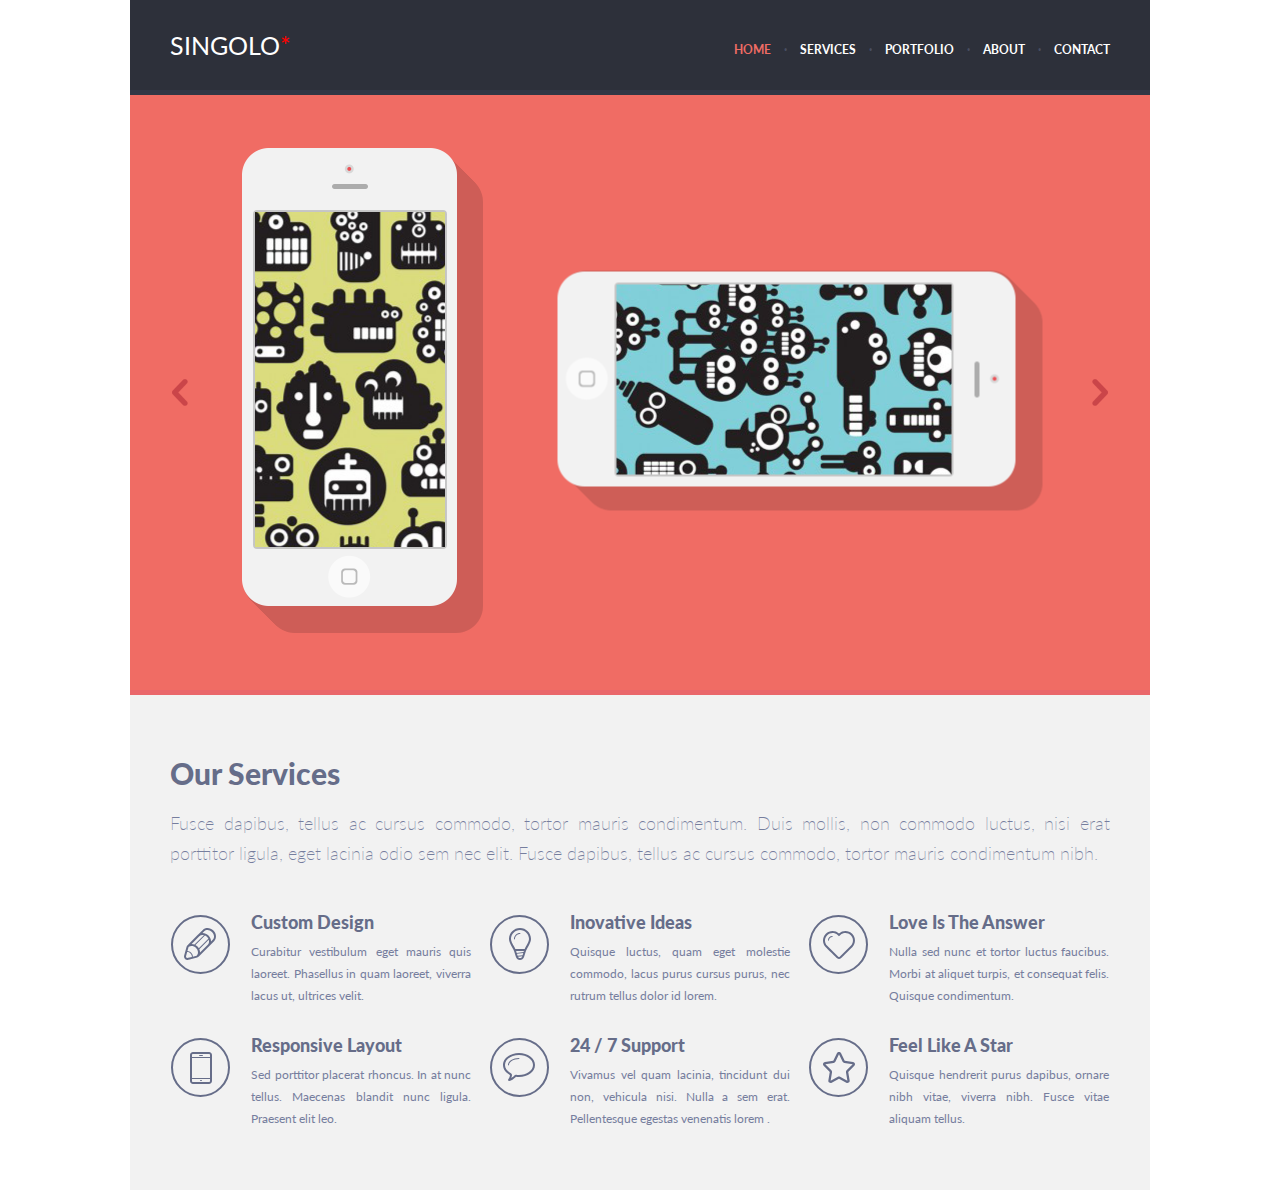
<file: singolo1.html>
<!DOCTYPE html>
<html lang="en">

<head>
    <meta charset="UTF-8">
    <meta name="viewport" content="width=device-width, initial-scale=1.0">
    <title>Singolo</title>
    <!-- <link rel="stylesheet" href="https://cdnjs.cloudflare.com/ajax/libs/normalize/8.0.1/normalize.min.css"> -->
    <link rel="stylesheet" href="singolo1.css">
</head>

<body>
    <div class="wrapper">
        <header class="header">
            <!-- <div class="wrapper"> -->
            <div class="header__logo">
                <h1><a href="#">Singolo<span class="header__logo-asterisk">*</span></a></h1>
            </div>
            <nav class="header__navigation">
                <ul class="header__navigation__navigation">
                    <li><a href = "#" class = "active">Home</a></li>
                    <li><a href = "#">Services</a></li>
                    <li><a href = "#">Portfolio</a></li>
                    <li><a href = "#">About</a></li>
                    <li><a href = "#">Contact</a></li>
                </ul>
            </nav>
            <!-- </div> -->
        </header>
        <main class="main">
            <!-- <div class="wrapper"> -->
            <section class="slider">
                <div class="slider__left"></div>
                <div class="slider__slide">
                    <div class="slide__phones">
                        <div class="slide__phones__left">
                            <img src="/assets/images/phone_base.png" alt="" class="phone-one">
                            <img src="/assets/images/phone_shadow.png" alt="" class="shadow">
                        
                        </div>
                        <div class="slide__phones__right">
                            <img src="/assets/images/phone_base.png" alt="" class="phone-two">
                            <img src="/assets/images/phone_shadow.png" alt="" class="shadow">
                        </div>
                    </div>
                </div>
                <div class="slider__right"></div>
            </section>
            <section class="services">
                <h2>Our Services</h2>
                <p>Fusce dapibus, tellus ac cursus commodo, tortor mauris condimentum. Duis mollis, non commodo luctus,
                    nisi erat porttitor ligula,
                    eget lacinia odio sem nec elit. Fusce dapibus, tellus ac cursus commodo, tortor mauris condimentum
                    nibh.</p>
                <div class="services__bullets">
                    <div class="service__bullet">
                        <div class="bullet__image bullet__image-pen">
                            <!-- <img src="/assets/images/icons/pen.svg" alt="Custom Design"> -->
                        </div>
                        <div class="bullet__text">
                            <h3>Custom Design</h3>
                            <p class="bullet__text">Curabitur vestibulum eget mauris quis laoreet. Phasellus in quam
                                laoreet, viverra lacus ut, ultrices velit.</p>
                        </div>
                    </div>
                    <div class="service__bullet">
                        <div class="bullet__image bullet__image-bulb">
                            <!-- <img src="/assets/images/icons/bulb.svg" alt="Inovative Ideas"> -->
                        </div>
                        <div class="bullet__text">
                            <h3>Inovative Ideas</h3>
                            <p class="bullet__text">Quisque luctus, quam eget molestie commodo, lacus purus cursus
                                purus, nec rutrum tellus dolor id lorem.</p>
                        </div>
                    </div>
                    <div class="service__bullet">
                        <div class="bullet__image bullet__image-heart">
                            <!-- <img src="/assets/images/icons/heart.svg" alt="Love Is The Answer"> -->
                        </div>
                        <div class="bullet__text">
                            <h3>Love Is The Answer</h3>
                            <p class="bullet__text">Nulla sed nunc et tortor luctus faucibus. Morbi at aliquet turpis,
                                et consequat felis. Quisque condimentum.</p>
                        </div>
                    </div>
                    <div class="service__bullet">
                        <div class="bullet__image bullet__image-phone">
                            <!-- <img src="/assets/images/icons/heart.svg" alt="Love Is The Answer"> -->
                        </div>
                        <div class="bullet__text">
                            <h3>Responsive Layout</h3>
                            <p class="bullet__text">Sed porttitor placerat rhoncus. In at nunc tellus. Maecenas blandit nunc ligula. Praesent elit leo.</p>
                        </div>
                    </div>
                    <div class="service__bullet">
                        <div class="bullet__image bullet__image-bubble">
                            <!-- <img src="/assets/images/icons/heart.svg" alt="Love Is The Answer"> -->
                        </div>
                        <div class="bullet__text">
                            <h3>24 / 7 Support</h3>
                            <p class="bullet__text">Vivamus vel quam lacinia, tincidunt dui non, vehicula nisi. Nulla a sem erat. Pellentesque egestas venenatis lorem .</p>
                        </div>
                    </div>
                    <div class="service__bullet">
                        <div class="bullet__image bullet__image-star">
                            <!-- <img src="/assets/images/icons/heart.svg" alt="Love Is The Answer"> -->
                        </div>
                        <div class="bullet__text">
                            <h3>Feel Like A Star</h3>
                            <p class="bullet__text">Quisque hendrerit purus dapibus, ornare nibh vitae, viverra nibh. Fusce vitae aliquam tellus.</p>
                        </div>
                    </div>
                </div>
            </section>

            <!-- </div>   -->
        </main>
    </div>
</body>

</html>
</file>
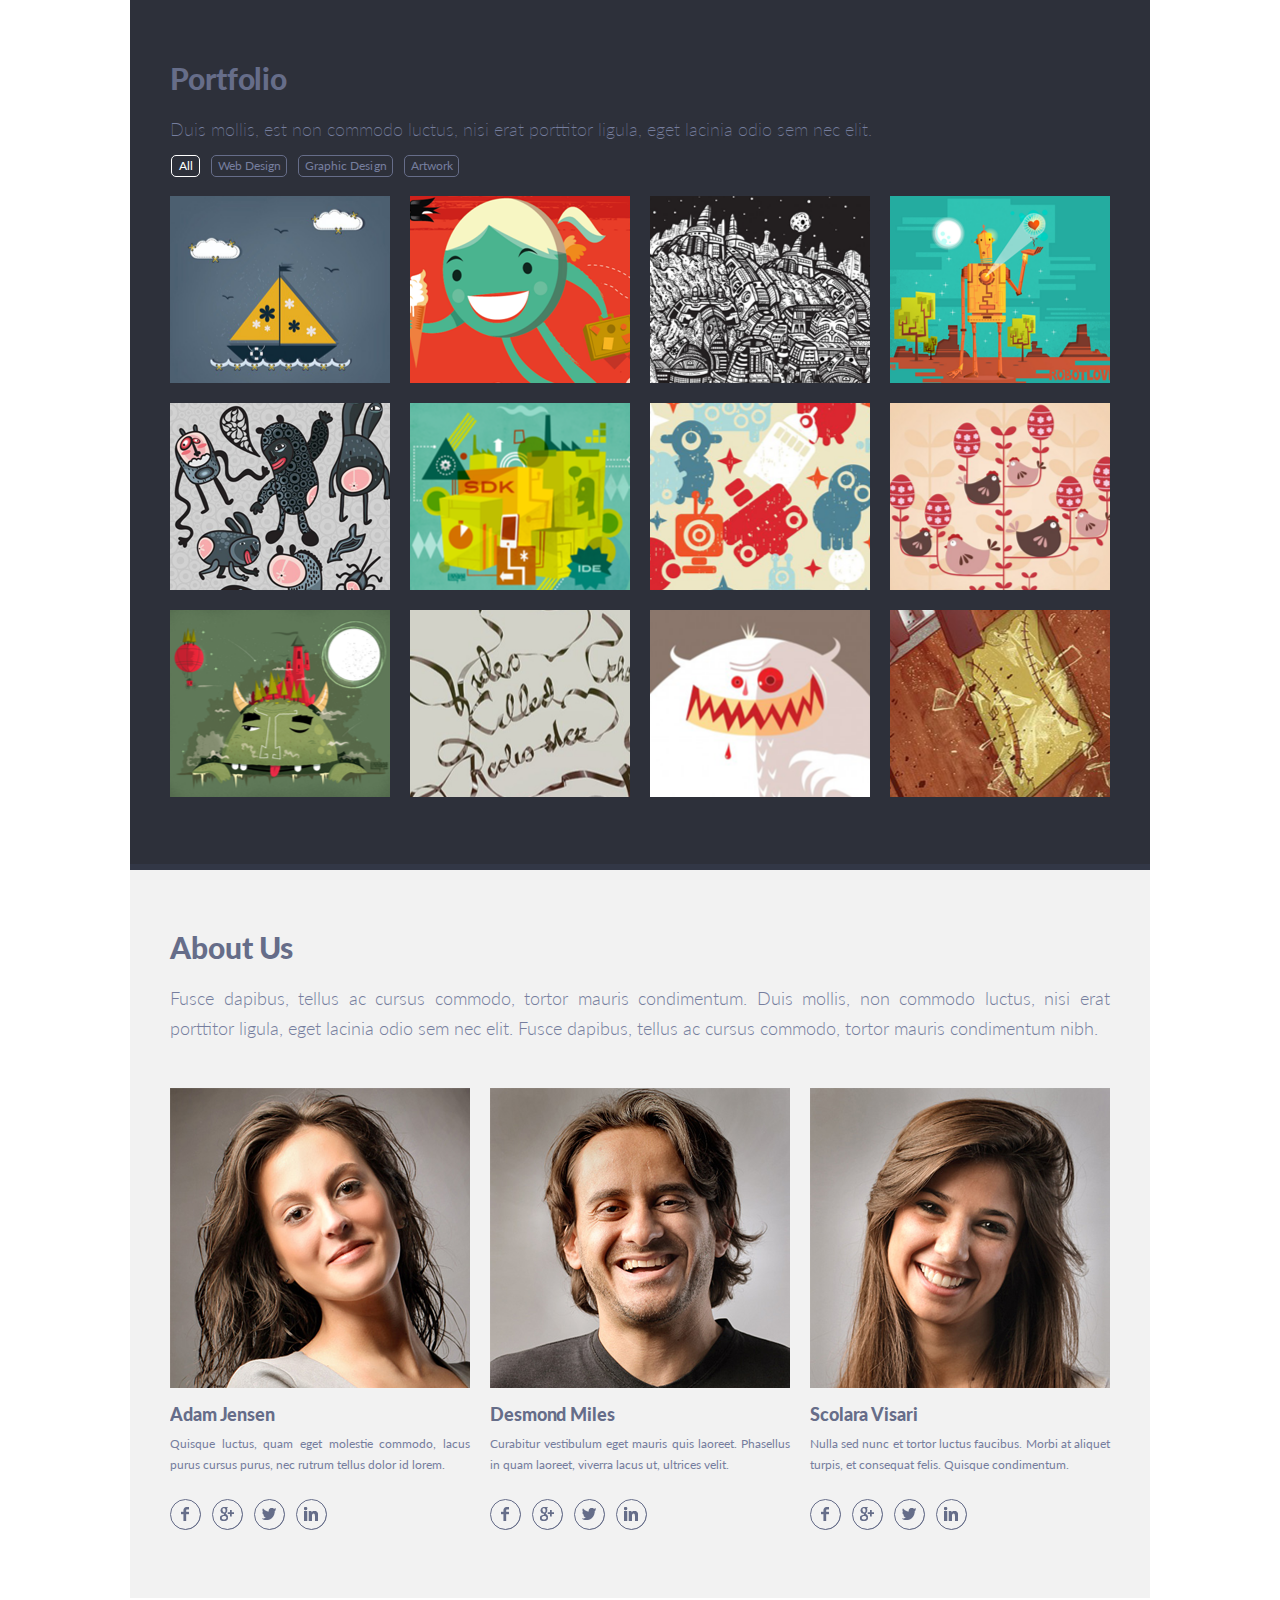
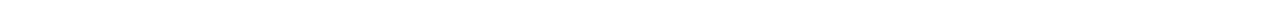
<file: singolo2.html>
<!DOCTYPE html>
<html lang="en">

<head>
    <meta charset="UTF-8">
    <meta name="viewport" content="width=device-width, initial-scale=1.0">
    <link rel="stylesheet" href="singolo2.css">
    <title>Singolo 2</title>
</head>

<body>
    <div class="wrapper">
        <main class="main">
            <section class="portfolio">
                <h2>Portfolio</h2>
                <p>Duis mollis, est non commodo luctus, nisi erat porttitor ligula, eget lacinia odio sem nec elit.</p>
                <div class="portfolio__tags">
                    <ul>
                        <li class="active">All</li>
                        <li>Web Design</li>
                        <li>Graphic Design</li>
                        <li>Artwork</li>
                    </ul>
                </div>
                <div class="projects">
                    <div class="projects__project project1"></div>
                    <div class="projects__project project2"></div>
                    <div class="projects__project project3"></div>
                    <div class="projects__project project4"></div>
                    <div class="projects__project project5"></div>
                    <div class="projects__project project6"></div>
                    <div class="projects__project project7"></div>
                    <div class="projects__project project8"></div>
                    <div class="projects__project project9"></div>
                    <div class="projects__project project10"></div>
                    <div class="projects__project project11"></div>
                    <div class="projects__project project12"></div>
                </div>
            </section>
            <section class="about_us">
                <h2>About Us</h2>
                <p>Fusce dapibus, tellus ac cursus commodo, tortor mauris condimentum. Duis mollis, non commodo luctus,
                    nisi erat porttitor ligula, eget lacinia odio sem nec elit. Fusce dapibus, tellus ac cursus commodo,
                    tortor mauris condimentum nibh.</p>
                <div class="about_us__designers">
                    <div class="designer">
                        <div class="designer___photo designer1"></div>
                        <div class="designer__name">
                            <h2>Adam Jensen</h2>
                        </div>
                        <div class="designer__description">
                            <p>Quisque luctus, quam eget molestie commodo, lacus purus cursus purus, nec rutrum tellus
                                dolor id lorem.</p>
                        </div>
                        <div class="designer__icons">
                            <span class="facebook"></span>
                            <span class="google"></span>
                            <span class="twitter"></span>
                            <span class="linked"></span>
                        </div>
                    </div>
                    <div class="designer">
                        <div class="designer___photo designer2"></div>

                        <div class="designer__name">
                            <h2>Desmond Miles</h2>
                        </div>
                        <div class="designer__description">
                            <p>Curabitur vestibulum eget mauris quis laoreet. Phasellus in quam laoreet, viverra lacus
                                ut, ultrices velit.</p>
                        </div>
                        <div class="designer__icons">
                            <span class="facebook"></span>
                            <span class="google"></span>
                            <span class="twitter"></span>
                            <span class="linked"></span>
                        </div>
                    </div>
                    <div class="designer">
                        <div class="designer___photo designer3"></div>

                        <div class="designer__name">
                            <h2>Scolara Visari</h2>
                        </div>
                        <div class="designer__description">
                            <p>Nulla sed nunc et tortor luctus faucibus. Morbi at aliquet turpis, et consequat felis.
                                Quisque condimentum.</p>
                        </div>
                        <div class="designer__icons">
                            <span class="facebook"></span>
                            <span class="google"></span>
                            <span class="twitter"></span>
                            <span class="linked"></span>
                        </div>
                    </div>
                </div>
            </section>
        </main>
    </div>
</body>

</html>
</file>
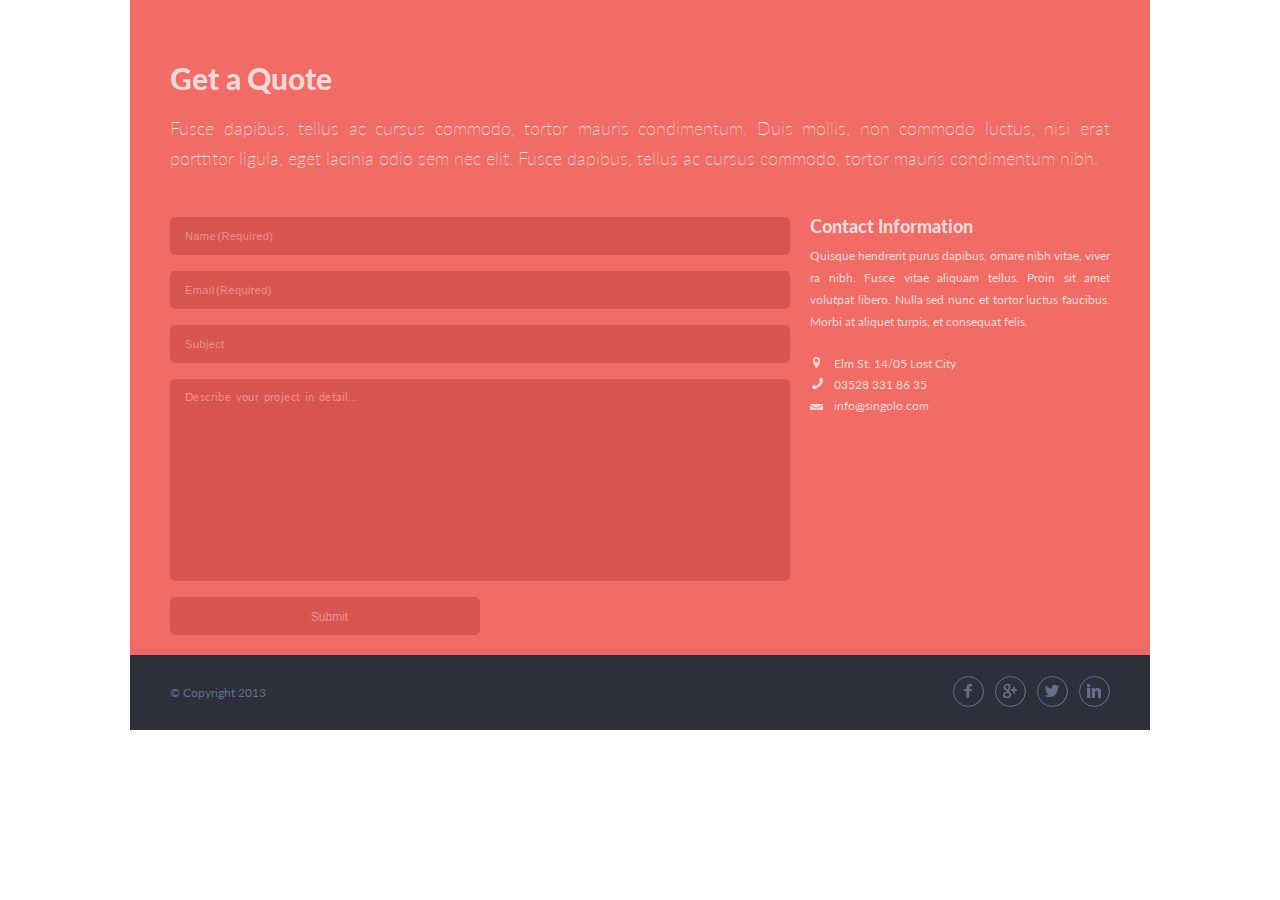
<file: singolo3.html>
<!DOCTYPE html>
<html lang="en">

<head>
    <meta charset="UTF-8">
    <meta name="viewport" content="width=device-width, initial-scale=1.0">
    <link rel="stylesheet" href="singolo3.css">
    <title>Singolo 3</title>
</head>

<body>
    <div class="wrapper">
        <main class="main">
            <section class="quote">
                <h2>Get a Quote</h2>
                <p>Fusce dapibus, tellus ac cursus commodo, tortor mauris condimentum. Duis mollis, non commodo luctus, nisi erat porttitor ligula, eget lacinia odio sem nec elit. Fusce dapibus, tellus ac cursus commodo, tortor mauris condimentum nibh.</p>
                <div class="quote__form">
                    <form action="" method = "POST" class="contact_form">
                        <input type="text" name="contact_form[name]" id="" placeholder="Name (Required)" required>
                        <input type="email" name="contact_form[email]" id="" placeholder="Email (Required)" required>
                        <input type="text" name="contact_form[subject]" id="" placeholder="Subject">
                        <textarea name="contact_form[details]" id="" placeholder="Describe your project in detail..."></textarea>
                        <input type="submit" value="Submit">

                    </form>
                    <div class="contact_information">
                        <h3>Contact Information</h3>
                        <p>Quisque hendrerit purus dapibus, ornare nibh vitae, viver ra nibh. Fusce vitae aliquam tellus. Proin sit amet volutpat libero. Nulla sed nunc et tortor luctus faucibus. Morbi at aliquet turpis, et consequat felis.</p>
                        <div class="contact_information__contacts">
                            <div class="contacts__address">
                                <i class = "icon icon-point"></i>
                                <span>Elm St. 14/05 Lost City</span>
                            </div>
                            <div class="contacts__address">
                                <a href="tel:+"><i class = "icon icon-phone"></i></a>
                                <span>03528 331 86 35</span>
                            </div>
                            <div class="contacts__address">
                                <a href="mailto:info@singolo.com"><i class = "icon icon-email"></i></a>
                                <span>info@singolo.com</span>
                            </div>
                        </div>
                    </div>
                </div>
            </section>
        </main>
        <footer class="footer">
            <div class="footer__copyright">© Copyright 2013</div>
            <div class="footer__icons">
                <span class="facebook"></span>
                <span class="google"></span>
                <span class="twitter"></span>
                <span class="linked"></span>
            </div>
        </footer>
    </div>
</body>
</html>
</file>
<file: singolo1.css>
@import url('https://fonts.googleapis.com/css?family=Lato:300,400,700,900&display=swap');

html, body{
    font-family: Lato, sans-serif;
    font-size: 10px;
    margin: 0;
    padding: 0;
}

.wrapper{
    width: 1020px;
    margin: 0 auto;
}

h1, h2, h3, ul{
    text-transform: uppercase;
    color: white;
    margin: 0;
    padding: 0;
}

.header{
    display: flex;
    justify-content: space-between;
    background-color: #2d303a;
    height: 95px;
    box-sizing: border-box;
    border-bottom: 5px solid #323746;
    padding-left: 40px;
    padding-right: 40px;
}

.header__logo h1{
    font-size: 2.5rem;
    font-weight: 400;
    line-height: 90px;
    /* letter-spacing: 0.01px; */
}
.header__logo a{
    text-decoration: none;
    color: white;
}

.header__logo 

.header__logo-asterisk{
    color: red;
}

.header__navigation__navigation li{
    display: inline-block;
    color: white;
    padding-top: 10px;
    font-size: 1.2rem;
    font-weight: 700;
    line-height: 80px;
    margin-left: 10px;
}

.header__navigation__navigation li a{
    text-decoration: none;
    color: white;
}

.header__navigation__navigation li a:hover{
    color: #f06c64;
    cursor: pointer;
}

.header__navigation__navigation li a.active{
    color: #f06c64;
    cursor: pointer;
}

.header__navigation__navigation li::before {
    margin-right: 13px;
    content: "·"; 
    color: #494e62;
}

.header__navigation__navigation li:first-child::before {
    content: ""; 
}

.slider{
    height: 600px;
    box-sizing: border-box;
    border-bottom: 5px solid #ea676b;
    background-color: #f06c64;
    padding-left: 40px;
    padding-right: 40px;
    display: flex;
}

.slider__left{
    width: 20px;
    background: url(/assets/images/icons/chev_left.svg) no-repeat 50% 50%;
}

.slider__right{
    width: 20px;
    background: url(/assets/images/icons/chev_right.svg) no-repeat 50% 50%;
}

.slider__left:hover{
    cursor: pointer;
    background: url(/assets/images/icons/chev_left_hover.svg) no-repeat 50% 50%;
}

.slider__right:hover{
    cursor: pointer;
    background: url(/assets/images/icons/chev_right_hover.svg) no-repeat 50% 50%;
}

.slider__slide{
    width: 900px;
    padding-top: 52px;
    padding-left: 50px;
    box-sizing: border-box;
}

/* .slide__phones{
    display: flex;
    justify-content: space-between;
} */

.slide__phones__left, .slide__phones__right{
    display: inline-block;
    position: relative;
    z-index: 10;
}

.phone-one, .phone-two{
    position: relative;
    z-index: 10;
}

.slide__phones__left .shadow{
    position: absolute;
    z-index: 2;
    top: 3px;
    left: 3px;
}

.slide__phones__left::before{
    position: absolute;
    top: 65px;
    left: 15px;
    content: '';
    z-index: 20;
    width: 190px;
    height: 335px;
    background: url(/assets/images/screen_yellow.png) no-repeat 3% 55%;
}

.slide__phones__right{
    transform: rotate(90deg);
    margin-left: 215px;
}

.slide__phones__right .shadow{
    position: absolute;
    transform: scaleX(-1);
    z-index: 2;
    top: -26px;
    left: 1px;
}

.slide__phones__right::before{
    position: absolute;
    top: 65px;
    left: 15px;
    content: '';
    z-index: 20;
    width: 190px;
    height: 335px;
    background: url(/assets/images/screen_blue.png) no-repeat 23% 65%;
}

.services{
    height: 500px;
    box-sizing: border-box;
    border-bottom: 5px solid #ffffff;
    background-color: #f2f2f2;
    padding-left: 40px;
    padding-right: 40px;

}

.services h2{
    font-size: 3rem;
    font-weight: 900;
    color: #666d89;
    text-transform: capitalize;
    padding-top: 60px;
}

.services p{
    margin-top: 17px;
    font-size: 1.8rem;
    color: #767e9e;
    font-weight: 250;
    line-height: 30px;
    text-align: justify;
}

.services__bullets{
    display: flex;
    flex-wrap: wrap;
    justify-content: space-between;
    margin-top: 47px;
    box-sizing: border-box;
}

.service__bullet{
    flex-basis: 32%;
    display: flex;
    margin-left: 1px;
    margin-bottom: 23px;
}

.bullet__text{
    width: 220px;
    margin-left: 21px;
    margin-top: -4px;
}
.bullet__text h3{
    font-size: 1.8rem;
    color: #666d89;
    font-weight: 900;
    text-transform: capitalize;
}

.bullet__text p{
    font-size: 1.2rem;
    margin: 8px 0;
    padding: 0;
    line-height: 22px;
    color: #767e9e;
    font-weight: 400;
}

.bullet__image, .bullet__text{
    display: inline-block;
}

.service__bullet .bullet__image{
    box-sizing: border-box;
    width: 59px;
    height: 59px;

    border: 2px solid #666d89;
    border-radius: 50%;
    position: relative;
    /* background-image: url(/assets/images/icons/bulb.png) no-repeat 50% 0; */
    /* background: url(/assets/images/icons/bulb.png) no-repeat 50% 50%; */

}

.service__bullet .bullet__image img{
    height: 32px;
    text-align: center;
}

.bullet__image-pen{
    background: url(/assets/images/icons/pen.svg) no-repeat 50% 50%;
}
.bullet__image-bulb{
    background: url(/assets/images/icons/bulb.svg) no-repeat 50% 50%;
}

.bullet__image-heart{
    background: url(/assets/images/icons/heart.svg) no-repeat 50% 50%;
}

.bullet__image-phone{
    background: url(/assets/images/icons/phone.svg) no-repeat 50% 50%;
}

.bullet__image-bubble{
    background: url(/assets/images/icons/bubble.svg) no-repeat 50% 50%;
}
.bullet__image-star{
    background: url(/assets/images/icons/star.svg) no-repeat 50% 50%;
}
</file>
<file: singolo2.css>
@import url('https://fonts.googleapis.com/css?family=Lato:300,400,700,900&display=swap');

html, body{
    font-family: Lato, sans-serif;
    font-size: 10px;
    margin: 0;
    padding: 0;
}

.wrapper{
    width: 1020px;
    margin: 0 auto;
}

h1, h2, h3, ul, p, ul, li, div{
    color: white;
    margin: 0;
    padding: 0;
}

.portfolio{
    padding: 60px 40px 47px 40px;
    background-color: #2d303a;
    box-sizing: border-box;
    border-bottom: 6px solid #323746;
}

.portfolio h2{
    font-size: 3rem;
    font-weight: 900;
    color: #666d89;
    text-transform: capitalize;
    letter-spacing: -0.01rem;
}

.portfolio p{
    margin-top: 22px;
    font-size: 1.8rem;
    color: #767e9e;
    font-weight: 250;
    text-align: justify;
}

.portfolio__tags{
    padding-top: 15px;
    padding-left: 1px;
}

.portfolio__tags ul{
    list-style-type: none;
}
.portfolio__tags ul li{
    color: #767e9e;
    font-size: 1.2rem;
    border-radius: 5px;
    border: 1px solid #666d89;
    line-height: 20px;
    display: inline-block;
    font-weight: 400;
    text-align: left;
    padding-left: 6px;
    padding-right: 5px;
    margin-right: 8px;
    box-sizing: border-box;
    letter-spacing: 0.02px;
}

.portfolio__tags ul li:hover{
    cursor: pointer;
    color: white;
    border: 1px solid white;
}

.portfolio__tags ul li.active{
    color: white;
    border: 1px solid white;
    padding-left: 7px;
    padding-right: 6px;
}

.projects{
    display: flex;
    flex-wrap: wrap;
    justify-content: space-between;
    padding-top: 19px;
    height: 621px;
    overflow: hidden;
}

.projects__project{
    width: 220px;
    height: 187px;
    margin-bottom: 20px;
}

.projects__project:hover{
    cursor: pointer;
}

.projects__project.project1{
    background: url(/assets/images/projects/project1.png) 45% 22% no-repeat;
}

.projects__project.project2{
    background: url(/assets/images/projects/project2.png) 57% 50% no-repeat;
}

.projects__project.project3{
    background: url(/assets/images/projects/project3.png) 36% 1% no-repeat;
}

.projects__project.project4{
    background: url(/assets/images/projects/project4.png) 57% 22% no-repeat;
}

.projects__project.project5{
    background: url(/assets/images/projects/project5.png) 46% 18% no-repeat;
}

.projects__project.project6{
    background: url(/assets/images/projects/project6.png) 41% 64% no-repeat;
}

.projects__project.project7{
    background: url(/assets/images/projects/project7.png) 20% 21% no-repeat;
}

.projects__project.project8{
    background: url(/assets/images/projects/project8.png) 41% 35% no-repeat;
}

.projects__project.project9{
    background: url(/assets/images/projects/project9.png) 57% 22% no-repeat;
}

.projects__project.project9{
    background: url(/assets/images/projects/project9.png) 46% 48% no-repeat;
}

.projects__project.project10{
    background: url(/assets/images/projects/project10.png) 56% 24% no-repeat;
}

.projects__project.project11{
    background: url(/assets/images/projects/project11.png) 73% 78% no-repeat;
}

.projects__project.project12{
    background: url(/assets/images/projects/project12.png) 48% 25% no-repeat;
}

.about_us{
    background-color: #f2f2f2;
    padding: 59px 40px 47px 40px;
    box-sizing: border-box;
    border-bottom: 6px solid #ffffff;
}

.about_us h2{
    font-size: 3rem;
    font-weight: 900;
    color: #666d89;
    text-transform: capitalize;
    letter-spacing: -0.01rem;
}

.about_us p{
    margin-top: 18px;
    font-size: 1.8rem;
    font-weight: 250;
    text-align: justify;
    line-height: 30px;
    color: #767e9e;
    font-weight: 300;
}

.about_us__designers{
    display: flex;
    flex-wrap: wrap;
    justify-content: space-between;
    padding-top: 45px;
}
.designer{
    width: 300px;
}

.designer___photo{
    width: 300px;
    height: 300px;
}

.designer___photo.designer1{
    background: url(/assets/images/photos/photo1.png) 0% 0% no-repeat;
}

.designer___photo.designer2{
    background: url(/assets/images/photos/photo2.png) 0% 0% no-repeat;
}

.designer___photo.designer3{
    background: url(/assets/images/photos/photo3.png) 0% 0% no-repeat;
}

.designer__name h2{
    font-size: 1.8rem;
    line-height: 18px;
    color: #666d89;
    font-weight: 900;
    padding-top: 17px;
    height: 18px;
    overflow: hidden;
}

.about_us .designer__description p{
    font-size: 1.2rem;
    line-height: 21px;
    color: #767e9e;
    font-weight: 400;
    margin-top: 0;
    padding-top: 10px;
} 

.designer__icons{
    padding-top: 24px;
    padding-bottom: 19px;
    box-sizing: border-box;
}

.designer__icons span{
    display: inline-block;
    color: #666d89;
    width: 29px;
    height: 29px;
    border-radius: 50%;
    border: 1px solid #666d89;
    margin-right: 8px;
}

.designer__icons span:hover{
    cursor: pointer;
}
.facebook{
    background: url(/assets/images/icons/fb.svg) 50% 50% no-repeat;
}
.google{
    background: url(/assets/images/icons/google.svg) 50% 50% no-repeat;
}
.twitter{
    background: url(/assets/images/icons/twit.svg) 50% 50% no-repeat;
}
.linked{
    background: url(/assets/images/icons/linked.svg) 50% 50% no-repeat;
}
</file>
<file: singolo3.css>
@import url('https://fonts.googleapis.com/css?family=Lato:300,400,700,900&display=swap');

html, body{
    font-family: Lato, sans-serif;
    font-size: 10px;
    margin: 0;
    padding: 0;
}

.wrapper{
    width: 1020px;
    margin: 0 auto;
}

h1, h2, h3, ul, p, ul, li, div{
    color: white;
    margin: 0;
    padding: 0;
}

.quote{
    padding: 60px 40px 14px 40px;
    background-color: #f06c64;
    color: #f0d8d9;
    box-sizing: border-box;
    border-bottom: 6px solid #ea676b;
}

.quote h2{
    font-size: 3rem;
    font-weight: 900;
    letter-spacing: -0.01rem;
    color: #f0d8d9;
}

.quote p{
    margin-top: 17px;
    font-size: 1.8rem;
    font-weight: 250;
    text-align: justify;
    line-height: 3rem;
    color: #f0d8d9;
}

.quote__form{
    display: flex;
    justify-content: space-between;
    padding-top: 44px;
}

.quote__form form{
    width: 620px;
    height: 418px;
    display: flex;
    flex-direction: column;
    justify-content: space-between;

}

.quote__form .contact_information{
    width: 300px;
}

.quote__form input, .quote__form textarea{
    background-color: #d6564f;
    box-sizing: border-box;
    border-radius: 5px;
    border: none;
    font-size: 1.2rem;
    font-weight: 400;
    padding-left: 15px;
    color: #f48c8f;
    resize: none;
}

.quote__form input{
    height: 38px;
    line-height: 38px;

}

.quote__form textarea{
    height: 202px;
    padding-top: 11px;
}

.quote__form input::placeholder, .quote__form textarea::placeholder{
    color: #f48c8f;
    font-size: 1.1rem;
    letter-spacing: 0.4px;
    word-spacing: -2px;
}

.quote__form input:focus, .quote__form textarea:focus{
    outline: none;
}

.quote__form input[type="submit"]{
    width: 50%;
    cursor: pointer;
}
.quote__form input[type="submit"]:hover{
    color: white;
}

.quote__form textarea::placeholder{
    font-family: Lato, sans-serif;
    word-spacing: 1px;
}

.quote__form .contact_information h3{
    color: #f0d8d9;
    font-size: 1.8rem;
    font-weight: 900;
    margin-top: -2px;
    letter-spacing: 0.02px;
}

.quote__form .contact_information p{
    font-size: 1.2rem;
    font-weight: 400;
    line-height: 2.2rem;
    margin-top: 8px;
    text-align: justify;
    word-wrap: break-word;
}

.contact_information__contacts{
    margin-top: 20px;
    font-size: 1.2rem;
    font-weight: 400;
}
.contacts__address{
    margin-bottom: 3px;
    color: #f0d8d9;
    padding-top: 2px;
}

.contacts__address span{
    padding-left: 8px;
    display: inline-block;
}

.icon{
    height: 13px;
    width: 13px; 
    display: inline-block;
}

.icon-point{
    background: url(/assets/images/icons/contacts_location.svg) 50% 90% no-repeat;
}

.icon-phone{
    background: url(/assets/images/icons/contacts_phone.svg) 85% 100% no-repeat;
}
.icon-email{
    background: url(/assets/images/icons/contacts_mail.svg) 10% 130% no-repeat;
}

.footer{
    background-color: #2d303a;
    display: flex;
    justify-content: space-between;
    padding: 21px 40px;
    align-items: center;

}

.footer__copyright{
    color: #666d89;
    font-size: 1.2rem;
    align-items: center;
}

.footer__icons{
    box-sizing: border-box;
}

.footer__icons span{
    display: inline-block;
    color: #666d89;
    width: 29px;
    height: 29px;
    border-radius: 50%;
    border: 1px solid #666d89;
    margin-right: 8px;
}

.footer__icons span:last-child{
    margin-right: 0px;
}

.footer__icons span:hover{
    cursor: pointer;
}
.facebook{
    background: url(/assets/images/icons/fb.svg) 50% 50% no-repeat;
}
.google{
    background: url(/assets/images/icons/google.svg) 50% 50% no-repeat;
}
.twitter{
    background: url(/assets/images/icons/twit.svg) 50% 50% no-repeat;
}
.linked{
    background: url(/assets/images/icons/linked.svg) 50% 50% no-repeat;
}
</file>
